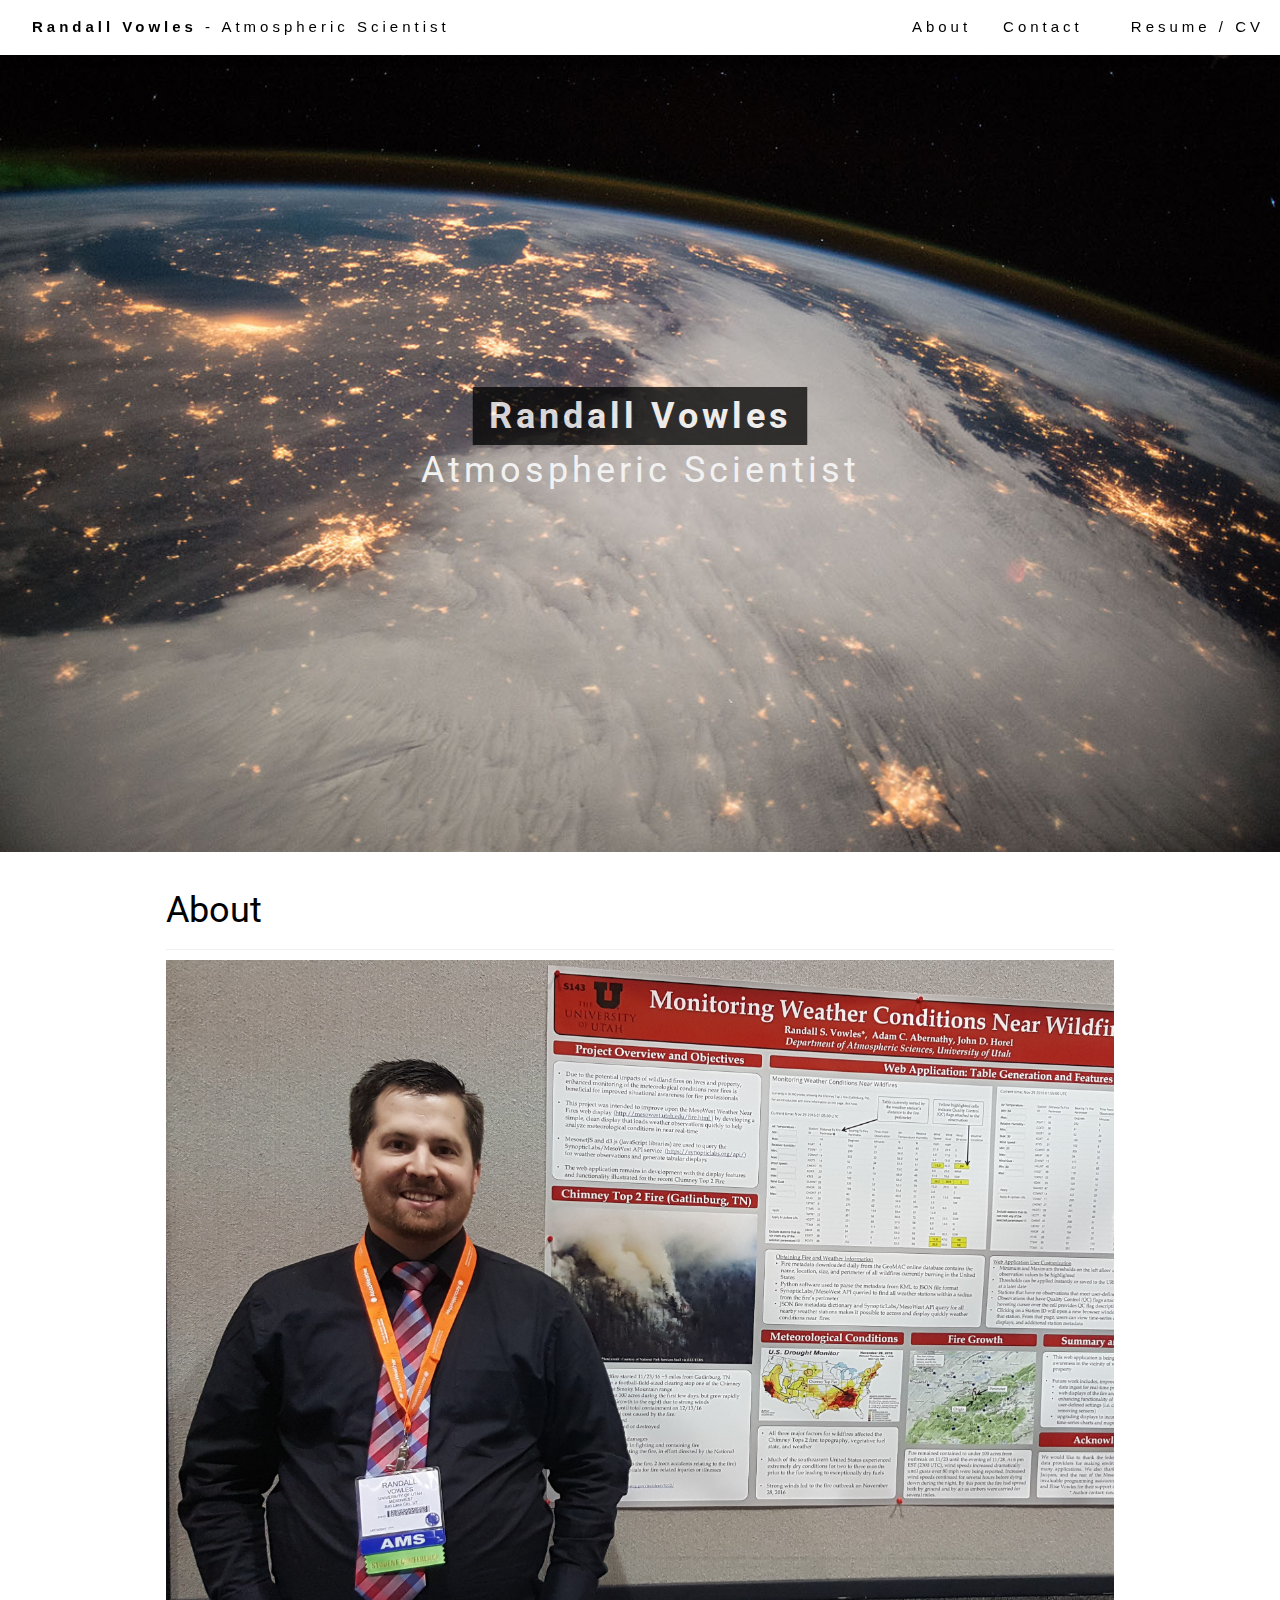
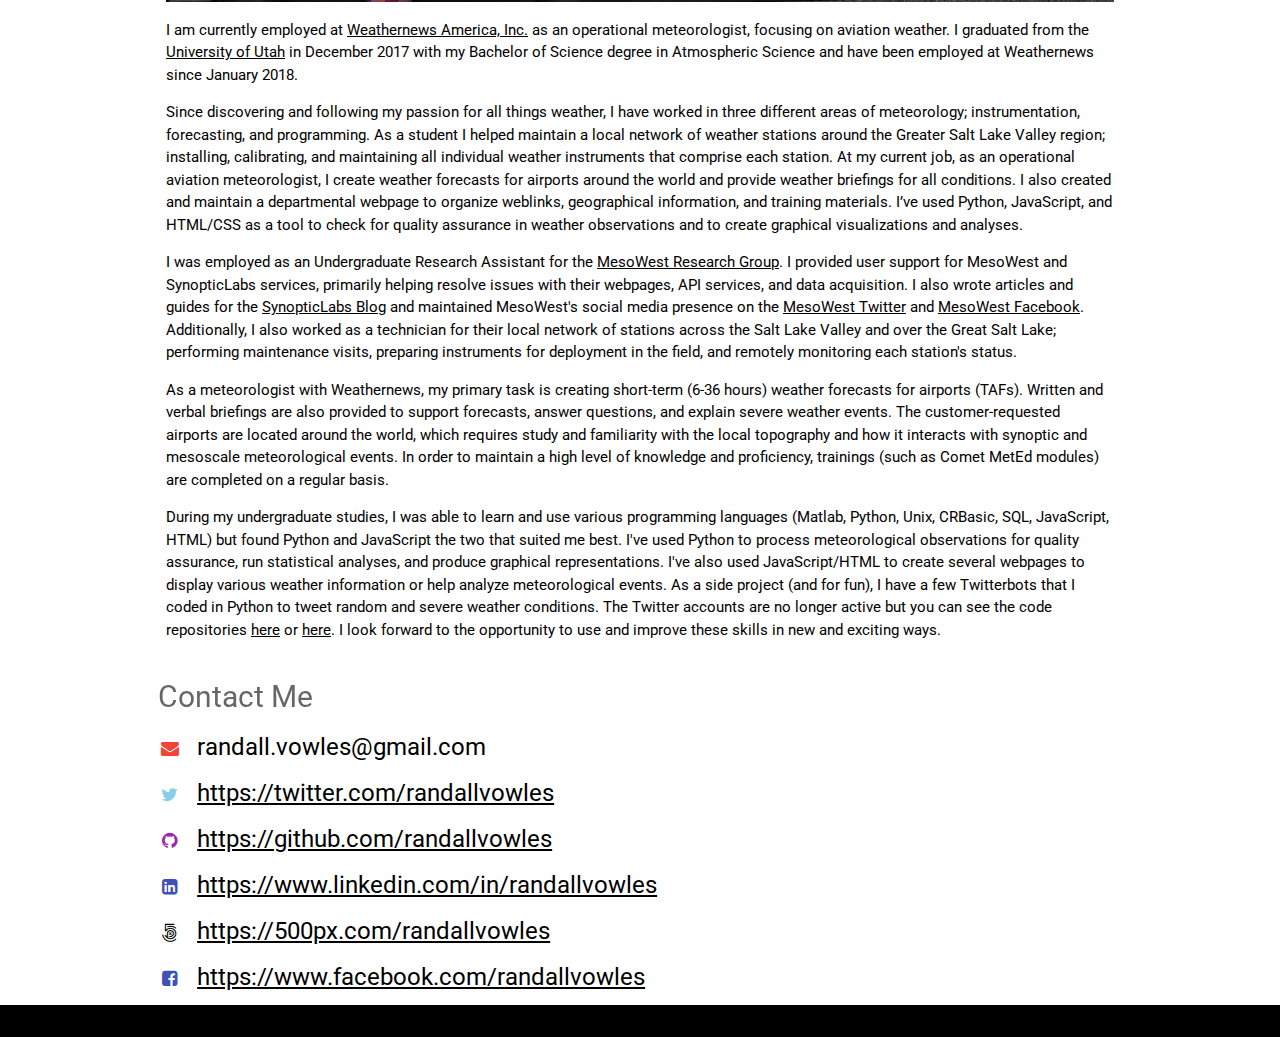
<file: index.html>
<!DOCTYPE html>
<html>
<title>Randall Vowles - Home</title>
<meta charset="UTF-8">
<meta name="viewport" content="width=device-width, initial-scale=1">
<link rel="stylesheet" href="../src/core/css/w3.css">
<link rel='stylesheet' href='https://fonts.googleapis.com/css?family=Roboto'>
<link rel="stylesheet" href="https://cdnjs.cloudflare.com/ajax/libs/font-awesome/4.7.0/css/font-awesome.min.css">
<style>
html,body,h1,h2,h3,h4,h5,h6 {font-family: "Roboto", sans-serif}
</style>
<body>

<!-- Navbar (sit on top) -->
<div class="w3-top">
  <ul class="w3-navbar w3-white w3-wide w3-padding-8 w3-card-2">
    <li>
      <a href="#home" class="w3-margin-left"><b>Randall Vowles</b> - Atmospheric Scientist</a>
    </li>
    <!-- Float links to the right. Hide them on small screens -->
    <li class="w3-right w3-hide-small">
      <a href="#about" class="w3-left">About</a>
      <a href="#contact" class="w3-left w3-margin-right">Contact</a>
      <a href="../resume_cv.html" class="w3-left">Resume / CV</a>
    </li>
  </ul>
</div>

<!-- Header -->
<header class="w3-display-container w3-content w3-wide" style="max-width:1500px;" id="home">
  <img class="w3-image" src="images/iss042e024272.jpg" alt="atmosphere" style="width:100%">
  <div class="w3-display-middle w3-margin-top w3-center">
    <h1 class="w3-xxlarge w3-text-white"><span class="w3-padding w3-black w3-opacity-min"><b>Randall Vowles</b></span></br><span class="w3-hide-small w3-text-light-grey">Atmospheric Scientist</span></h1>
  </div>
</header>


<!-- Page content -->
<!--<div class="w3-content w3-padding" style="max-width:1564px">-->


  <!-- About Section -->

  <div class="w3-content w3-padding" id="about">
    <h1 class="w3-border-bottom w3-border-light-grey w3-padding-12">About</h1>
          <img class="w3-image" src="/images/me.jpg" alt="image_me" style="width:100%">
    <p>I am currently employed at <a href="https://global.weathernews.com/">Weathernews America, Inc.</a> as an operational meteorologist, focusing on aviation weather. I graduated from the <a href="https://atmos.utah.edu/">University of Utah</a> in December 2017 with my Bachelor of Science degree in Atmospheric Science and have been employed at Weathernews since January 2018.  
    </p>
    <p>Since discovering and following my passion for all things weather, I have worked in three different areas of meteorology; instrumentation, forecasting, and programming. As a student I helped maintain a local network of weather stations around the Greater Salt Lake Valley region; installing, calibrating, and maintaining all individual weather instruments that comprise each station. At my current job, as an operational aviation meteorologist, I create weather forecasts for airports around the world and provide weather briefings for all conditions. I also created and maintain a departmental webpage to organize weblinks, geographical information, and training materials. I’ve used Python, JavaScript, and HTML/CSS as a tool to check for quality assurance in weather observations and to create graphical visualizations and analyses. 
    </p>

    <p>
      I was employed as an Undergraduate Research Assistant for the <a href="http://meso1.chpc.utah.edu/mesowest_overview/#">MesoWest Research Group</a>. I provided user support for MesoWest and SynopticLabs services, primarily helping resolve issues with their webpages, API services, and data acquisition. I also wrote articles and guides for the <a href="https://blog.synopticlabs.org/">SynopticLabs Blog</a> and maintained MesoWest's social media presence on the <a href="https://twitter.com/mesowestutah">MesoWest Twitter</a> and <a href="https://www.facebook.com/mesowest/">MesoWest Facebook</a>. Additionally, I also worked as a technician for their local network of stations across the Salt Lake Valley and over the Great Salt Lake; performing maintenance visits, preparing instruments for deployment in the field, and remotely monitoring each station's status.
    </p>
    <p>
      As a meteorologist with Weathernews, my primary task is creating short-term (6-36 hours) weather forecasts for airports (TAFs). Written and verbal briefings are also provided to support forecasts, answer questions, and explain severe weather events. The customer-requested airports are located around the world, which requires study and familiarity with the local topography and how it interacts with synoptic and mesoscale meteorological events. In order to maintain a high level of knowledge and proficiency, trainings (such as Comet MetEd modules) are completed on a regular basis.
    </p>
    <p>
      During my undergraduate studies, I was able to learn and use various programming languages (Matlab, Python, Unix, CRBasic, SQL, JavaScript, HTML) but found Python and JavaScript the two that suited me best. I've used Python to process meteorological observations for quality assurance, run statistical analyses, and produce graphical representations. I've also used JavaScript/HTML to create several webpages to display various weather information or help analyze meteorological events. As a side project (and for fun), I have a few Twitterbots that I coded in Python to tweet random and severe weather conditions. The Twitter accounts are no longer active but you can see the code repositories <a href="https://github.com/randallvowles/randomweathernow">here</a> or <a href="https://github.com/randallvowles/severeweathernow">here</a>. I look forward to the opportunity to use and improve these skills in new and exciting ways. 

      <!-- the bots in action (<a href="https://twitter.com/RandomWeatherNw">RandomWeatherNow</a> or <a href="https://twitter.com/SevereWeatherNw">SevereWeatherNow</a>) or look at -->
    </p>
  </div>

  <div class="w3-content w3-row-padding" id="contact">
    <!-- <div class="w3-col l3 m6 w3-margin-bottom"> -->
      <!-- <h2>Randall Vowles</h2> -->
      <h2 class="w3-opacity">Contact Me</h2>
      <h3><i class="fa fa-envelope fa-fw w3-margin-right w3-large w3-text-red"></i>randall.vowles@gmail.com</h3>
      <h3><a href="https://twitter.com/randallvowles" target="_blank" class="w3-hover-text-blue"><i class="fa fa-twitter fa-fw w3-margin-right w3-large w3-text-light-blue"></i>https://twitter.com/randallvowles</a></h3>
      <h3><a href="https://github.com/randallvowles/" target="_blank" class="w3-hover-text-blue"><i class="fa fa-github fa-fw w3-margin-right w3-large w3-text-purple"></i>https://github.com/randallvowles</a></h3>
      <h3><a href="https://www.linkedin.com/in/randallvowles/" target="_blank" class="w3-hover-text-blue"><i class="fa fa-linkedin-square fa-fw w3-margin-right w3-large w3-text-indigo"></i>https://www.linkedin.com/in/randallvowles</a></h3>
      <h3><a href="https://500px.com/randallvowles" target="_blank" class="w3-hover-text-blue"><i class="fa fa-500px fa-fw w3-margin-right w3-large w3-text-black"></i>https://500px.com/randallvowles</a></h3>
      <h3><a href="https://www.facebook.com/randallvowles" target="_blank" class="w3-hover-text-blue"><i class="fa fa-facebook-square fa-fw w3-margin-right w3-large w3-text-indigo"></i>https://www.facebook.com/randallvowles</a></h3>
    <!-- </div> -->
  </div>


<!-- End page content -->
</div>


<!-- Footer -->
<footer class="w3-center w3-black w3-padding-16">
  <!-- <p>Powered by <a href="http://www.w3schools.com/w3css/default.asp" title="W3.CSS" target="_blank" class="w3-hover-text-green">w3.css</a></p> -->
</footer>


<script>

</script>

</body>
</html>
</file>
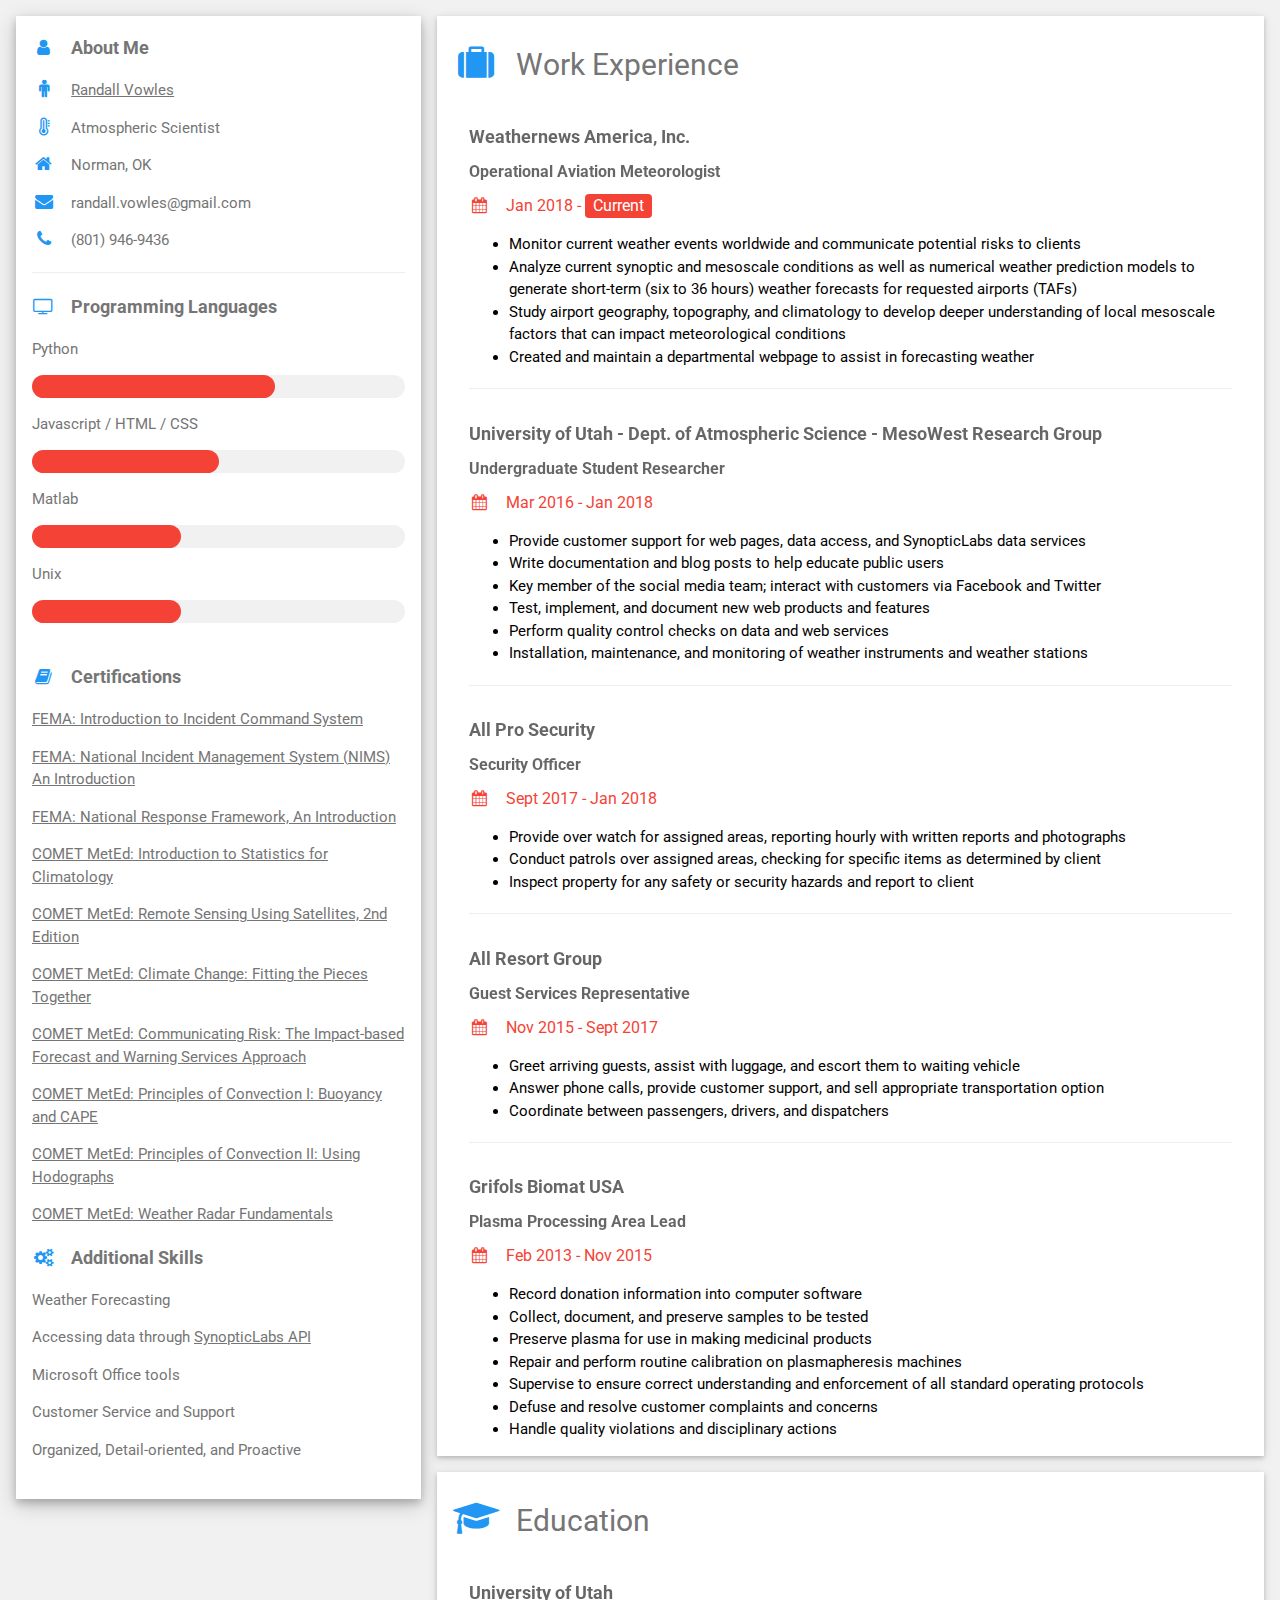
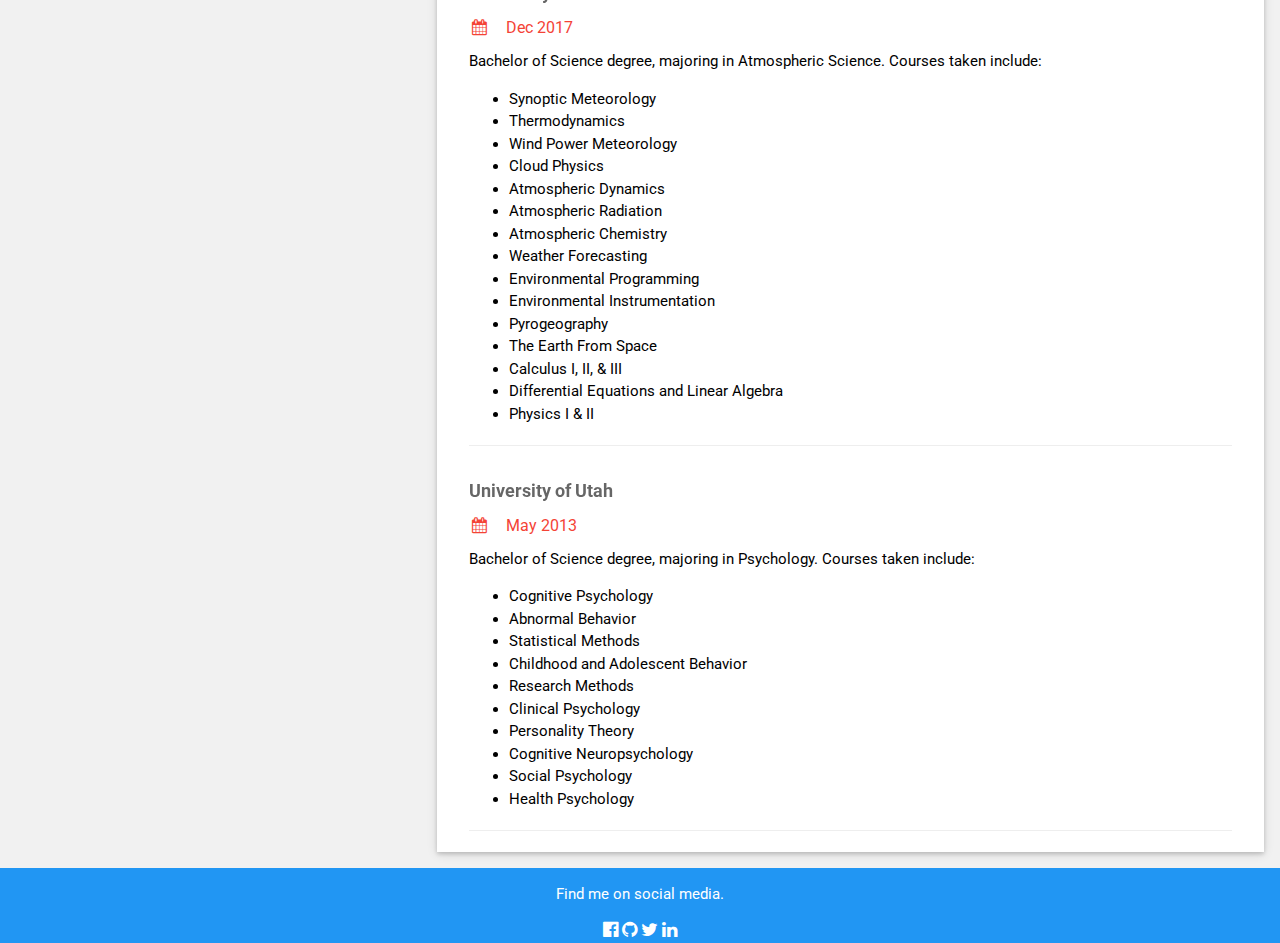
<file: resume_cv.html>
<!DOCTYPE html>
<html>
<title>Randall Vowles - Resume/CV</title>
<meta charset="UTF-8">
<meta name="viewport" content="width=device-width, initial-scale=1">
<link rel="stylesheet" href="../src/core/css/w3.css">
<link rel='stylesheet' href='https://fonts.googleapis.com/css?family=Roboto'>
<link rel="stylesheet" href="https://cdnjs.cloudflare.com/ajax/libs/font-awesome/4.7.0/css/font-awesome.min.css">
<style>
html,body,h1,h2,h3,h4,h5,h6 {font-family: "Roboto", sans-serif}
</style>
<body class="w3-light-grey">

<!-- Page Container -->
<div class="w3-content w3-margin-top" style="max-width:1400px;">

  <!-- The Grid -->
  <div class="w3-row-padding">
  
    <!-- Left Column -->
    <div class="w3-third">
    
      <div class="w3-white w3-text-grey w3-card-4">
        <div class="w3-display-container">
          <!--<img src="/w3images/avatar_hat.jpg" style="width:100%" alt="Avatar">-->
          <div class="w3-display-bottomleft w3-container w3-text-black">
            <p>Randall Vowles</p>
          </div>
        </div>
        <div class="w3-container">
          <p class="w3-large w3-text-theme"><b><i class="fa fa-user fa-fw w3-margin-right w3-text-blue"></i>About Me</b></p>
          <p><i class="fa fa-male fa-fw w3-margin-right w3-large w3-text-blue"></i><a href="https://randallvowles.github.io">Randall Vowles</a></p>
          <p><i class="fa fa-thermometer fa-fw w3-margin-right w3-large w3-text-blue"></i>Atmospheric Scientist</p>
          <p><i class="fa fa-home fa-fw w3-margin-right w3-large w3-text-blue"></i>Norman, OK</p>
          <p><i class="fa fa-envelope fa-fw w3-margin-right w3-large w3-text-blue"></i>randall.vowles@gmail.com</p>
          <p><i class="fa fa-phone fa-fw w3-margin-right w3-large w3-text-blue"></i>(801) 946-9436</p>
          <hr>


          <p class="w3-large w3-text-theme"><b><i class="fa fa-tv fa-fw w3-margin-right w3-text-blue"></i>Programming Languages</b></p>
          <p>Python</p>
          <div class="w3-progress-container w3-round-xlarge">
            <div class="w3-progressbar w3-round-xlarge w3-red" style="width:65%"></div>
          </div>
          <p>Javascript / HTML / CSS</p>
          <div class="w3-progress-container w3-round-xlarge">
            <div class="w3-progressbar w3-round-xlarge w3-red" style="width:50%"></div>
          </div>
          <p>Matlab</p>
          <div class="w3-progress-container w3-round-xlarge">
            <div class="w3-progressbar w3-round-xlarge w3-red" style="width:40%"></div>
          </div>
          <p>Unix</p>
          <div class="w3-progress-container w3-round-xlarge">
            <div class="w3-progressbar w3-round-xlarge w3-red" style="width:40%"></div>
          </div>
          <br>


          <p class="w3-large"><b><i class="fa fa-book fa-fw w3-margin-right w3-text-blue"></i>Certifications</b></p>
          <p><a href="https://training.fema.gov/is/courseoverview.aspx?code=IS-100.b">FEMA: Introduction to Incident Command System</a></p>
          <p><a href="https://training.fema.gov/is/courseoverview.aspx?code=IS-700.a">FEMA: National Incident Management System (NIMS) An Introduction</a></p>
          <p><a href="https://training.fema.gov/is/courseoverview.aspx?code=IS-800.b">FEMA: National Response Framework, An Introduction</a></p>
          <p><a href="https://www.meted.ucar.edu/training_module.php?id=500">COMET MetEd: Introduction to Statistics for Climatology</a></p>
          <p><a href="https://www.meted.ucar.edu/training_module.php?id=940">COMET MetEd: Remote Sensing Using Satellites, 2nd Edition</a></p>
          <p><a href="https://www.meted.ucar.edu/training_module.php?id=522">COMET MetEd: Climate Change: Fitting the Pieces Together</a></p>
          <p><a href="https://www.meted.ucar.edu/training_module.php?id=1597">COMET MetEd: Communicating Risk: The Impact-based Forecast and Warning Services Approach</a></p>
          <p><a href="https://www.meted.ucar.edu/training_module.php?id=16">COMET MetEd: Principles of Convection I: Buoyancy and CAPE</a></p>
          <p><a href="https://www.meted.ucar.edu/training_module.php?id=136">COMET MetEd: Principles of Convection II: Using Hodographs</a></p>
          <p><a href="https://www.meted.ucar.edu/training_module.php?id=960">COMET MetEd: Weather Radar Fundamentals</a></p>
          <!-- <p><a href="https://www.meted.ucar.edu/training_module.php?id=">COMET MetEd: </a></p>
          <p><a href="https://www.meted.ucar.edu/training_module.php?id=">COMET MetEd: </a></p>
          <p><a href="https://www.meted.ucar.edu/training_module.php?id=">COMET MetEd: </a></p> -->
          <!-- <p><a href=""></a></p> -->


          <p class="w3-large"><b><i class="fa fa-gears fa-fw w3-margin-right w3-text-blue"></i>Additional Skills</b></p>
          <p>Weather Forecasting</p>
          <p>Accessing data through <a href="https://synopticlabs.org/api/mesonet/">SynopticLabs API</a></p>
          <p>Microsoft Office tools</p>
          <p>Customer Service and Support</p>
          <p>Organized, Detail-oriented, and Proactive</p>


          <br>
          </div>
          </div><br>
    <!-- End Left Column -->
    </div>

    <!-- Right Column -->
    <div class="w3-twothird">

      <div class="w3-container w3-card-2 w3-white w3-margin-bottom">
        <h2 class="w3-text-grey w3-padding-16"><i class="fa fa-suitcase fa-fw w3-margin-right w3-xxlarge w3-text-blue"></i>Work Experience</h2>
        <div class="w3-container">
          <h5 class="w3-opacity"><b>Weathernews America, Inc.</b></h5>
          <h6 class="w3-opacity"><b>Operational Aviation Meteorologist</b></h6>
          <h6 class="w3-text-red"><i class="fa fa-calendar fa-fw w3-margin-right"></i>Jan 2018 - <span class="w3-tag w3-red w3-round">Current</span></h6>
          <ul>
            <li>Monitor current weather events worldwide and communicate potential risks to clients</li>
            <li>Analyze current synoptic and mesoscale conditions as well as numerical weather prediction models to generate short-term (six to 36 hours) weather forecasts for requested airports (TAFs)</li>
            <li>Study airport geography, topography, and climatology to develop deeper understanding of local mesoscale factors that can impact meteorological conditions</li>
            <li>Created and maintain a departmental webpage to assist in forecasting weather</li>
            <!-- <li></li>
            <li></li> -->
          </ul>
          <hr>
        </div>
    
        <div class="w3-container">
          <h5 class="w3-opacity"><b>University of Utah - Dept. of Atmospheric Science - MesoWest Research Group</b></h5>
          <h6 class="w3-opacity"><b>Undergraduate Student Researcher</b></h6>
          <h6 class="w3-text-red"><i class="fa fa-calendar fa-fw w3-margin-right"></i>Mar 2016 - Jan 2018</span></h6>
          <ul>
            <li>Provide customer support for web pages, data access, and SynopticLabs data services</li>
            <li>Write documentation and blog posts to help educate public users</li>
            <li>Key member of the social media team; interact with customers via Facebook and Twitter</li>
            <li>Test, implement, and document new web products and features</li>
            <li>Perform quality control checks on data and web services</li>
            <li>Installation, maintenance, and monitoring of weather instruments and weather stations</li>
          </ul>
          <hr>
        </div>
        <div class="w3-container">
          <h5 class="w3-opacity"><b>All Pro Security</b></h5>
          <h6 class="w3-opacity"><b>Security Officer</b></h6>
          <h6 class="w3-text-red"><i class="fa fa-calendar fa-fw w3-margin-right"></i>Sept 2017 - Jan 2018</span></h6>
          <ul>
            <li>Provide over watch for assigned areas, reporting hourly with written reports and photographs</li>
            <li>Conduct patrols over assigned areas, checking for specific items as determined by client</li>
            <li>Inspect property for any safety or security hazards and report to client</li>
          </ul>
          <hr>
        </div>
        <div class="w3-container">
          <h5 class="w3-opacity"><b>All Resort Group</b></h5>
          <h6 class="w3-opacity"><b>Guest Services Representative</b></h6>
          <h6 class="w3-text-red"><i class="fa fa-calendar fa-fw w3-margin-right"></i>Nov 2015 - Sept 2017</h6>
          <ul>
            <li>Greet arriving guests, assist with luggage, and escort them to waiting vehicle</li>
            <li>Answer phone calls, provide customer support, and sell appropriate transportation option</li>
            <li>Coordinate between passengers, drivers, and dispatchers</li>
          </ul>
          <hr>
        </div>
        <div class="w3-container">
          <h5 class="w3-opacity"><b>Grifols Biomat USA</b></h5>
          <h6 class="w3-opacity"><b>Plasma Processing Area Lead</b></h6>
          <h6 class="w3-text-red"><i class="fa fa-calendar fa-fw w3-margin-right"></i>Feb 2013 - Nov 2015</h6>
          <ul>
            <li>Record donation information into computer software</li>
            <li>Collect, document, and preserve samples to be tested</li>
            <li>Preserve plasma for use in making medicinal products</li>
            <li>Repair and perform routine calibration on plasmapheresis machines</li>
            <li>Supervise to ensure correct understanding and enforcement of all standard operating protocols</li>
            <li>Defuse and resolve customer complaints and concerns</li>
            <li>Handle quality violations and disciplinary actions</li>
          </ul>
        </div>
      </div>

      <div class="w3-container w3-card-2 w3-white">
        <h2 class="w3-text-grey w3-padding-16"><i class="fa fa-graduation-cap fa-fw w3-margin-right w3-xxlarge w3-text-blue"></i>Education</h2>
        <div class="w3-container">
          <h5 class="w3-opacity"><b>University of Utah</b></h5>
          <h6 class="w3-text-red"><i class="fa fa-calendar fa-fw w3-margin-right"></i>Dec 2017</h6>
          <h7>Bachelor of Science degree, majoring in Atmospheric Science. Courses taken include: </h7>
          <ul>
            <li>Synoptic Meteorology</li>
            <li>Thermodynamics</li>
            <li>Wind Power Meteorology</li>
            <li>Cloud Physics</li>
            <li>Atmospheric Dynamics</li>
            <li>Atmospheric Radiation</li>
            <li>Atmospheric Chemistry</li>
            <li>Weather Forecasting</li>
            <li>Environmental Programming</li>
            <li>Environmental Instrumentation</li>
            <li>Pyrogeography</li>
            <li>The Earth From Space</li>
            <li>Calculus I, II, & III</li>
            <li>Differential Equations and Linear Algebra</li>
            <li>Physics I & II</li>
          </ul>
          <hr>
        </div>
        <div class="w3-container">
          <h5 class="w3-opacity"><b>University of Utah</b></h5>
          <h6 class="w3-text-red"><i class="fa fa-calendar fa-fw w3-margin-right"></i>May 2013</h6>
          <h7>Bachelor of Science degree, majoring in Psychology. Courses taken include: </h7>
          <ul>
            <li>Cognitive Psychology</li>
            <li>Abnormal Behavior</li>
            <li>Statistical Methods</li>
            <li>Childhood and Adolescent Behavior</li>
            <li>Research Methods</li>
            <li>Clinical Psychology</li>
            <li>Personality Theory</li>
            <li>Cognitive Neuropsychology</li>
            <li>Social Psychology</li>
            <li>Health Psychology</li>
          </ul>
          <hr>
        </div>
      </div>

    <!-- End Right Column -->
    </div>
    
  <!-- End Grid -->
  </div>
  
  <!-- End Page Container -->
</div>

<footer class="w3-container w3-blue w3-center w3-margin-top">
  <p>Find me on social media.</p>
  <a href="https://www.facebook.com/randallvowles" target="_blank" class="w3-hover-text-blue"><i class="fa fa-facebook-official w3-hover-text-indigo w3-large"></i></a>
  <a href="https://github.com/randallvowles/" target="_blank" class="w3-hover-text-blue"><i class="fa fa-github w3-hover-text-purple w3-large"></i></a>
  <a href="https://twitter.com/randallvowles" target="_blank" class="w3-hover-text-blue"><i class="fa fa-twitter w3-hover-text-light-blue w3-large"></i></a>
  <a href="https://www.linkedin.com/in/randallvowles/" target="_blank" class="w3-hover-text-blue"><i class="fa fa-linkedin w3-hover-text-indigo w3-large"></i></a>
  <!-- <p>Powered by <a href="http://www.w3schools.com/w3css/default.asp" target="_blank">w3.css</a></p> -->
</footer>

</body>
</html>
</file>
